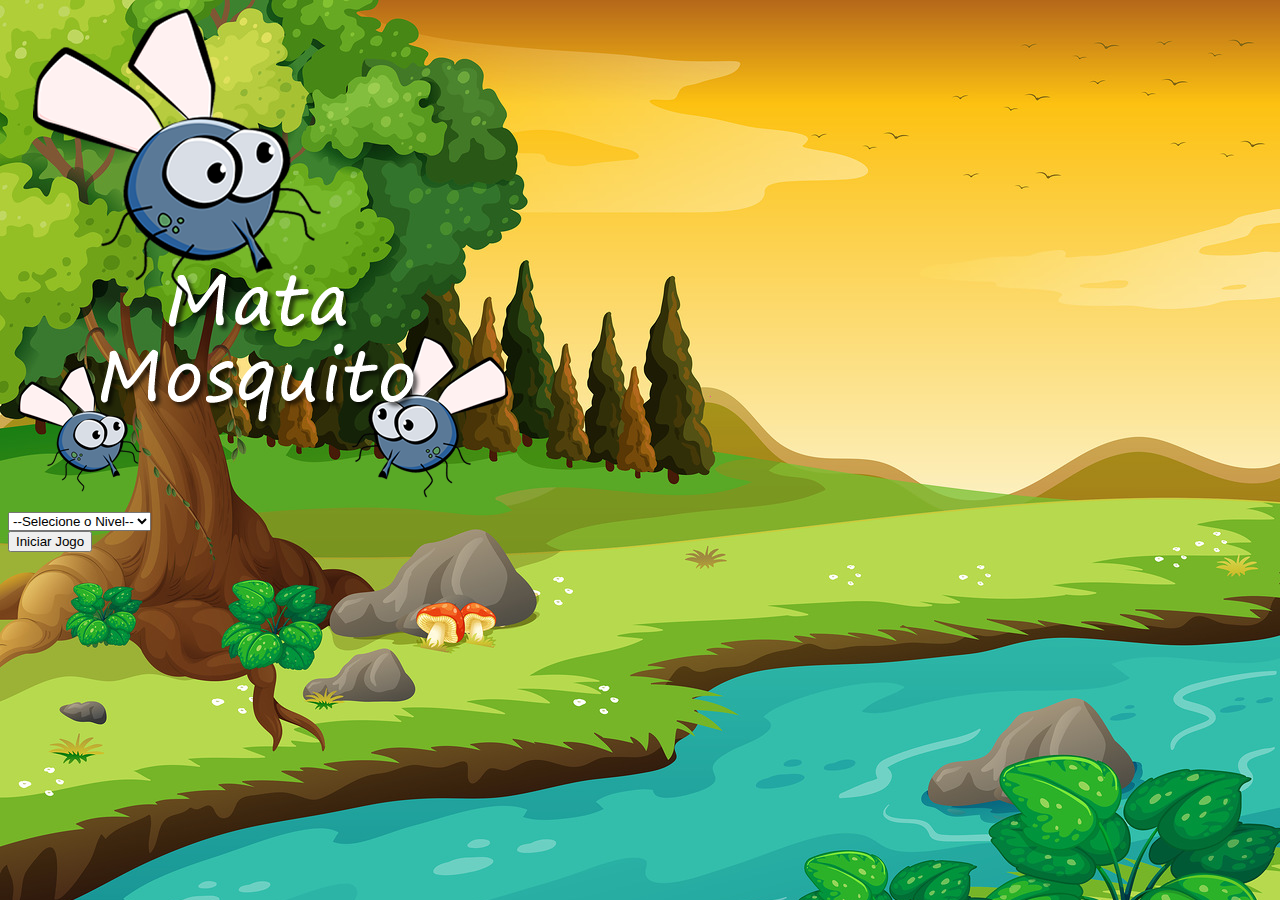
<file: index.html>
<!DOCTYPE html>
<html>
<head>
	<meta charset="utf-8">
	<meta name="viewport" content="width=device-width, initial-scale=1">
	<title>App - Mata Mosquito</title>

	<link href="https://cdn.jsdelivr.net/npm/bootstrap@5.3.0/dist/css/bootstrap.min.css" rel="stylesheet" integrity="sha384-9ndCyUaIbzAi2FUVXJi0CjmCapSmO7SnpJef0486qhLnuZ2cdeRhO02iuK6FUUVM" crossorigin="anonymous">
	<link rel="stylesheet" type="text/css" href="css/style.css">

	<script type="text/javascript" src="js/script.js"></script>
</head>
<body>

	<div class="container">
		<div class="row">
			<div class="col">
				<div class="d-flex justify-content-center">
					<img src="imagens/game.png">
				</div>
			</div>
		</div>

		<div class="row">
			<div class="col">
				<div class="d-flex justify-content-center">
					<div class="mb-2">
					<select class="form-control" id="nivel">
						<option value="">--Selecione o Nivel--</option>
						<option value="normal">Normal</option>
						<option value="dificil">Dificil</option>
						<option value="chuck_norris">Chuck Norris</option>
					</select>
					</div>
				</div>
			</div>
		</div>

		<div class="row">
			<div class="col">
				<div class="d-flex justify-content-center">
					<button type="button" class="btn btn-danger btn-lg" onclick="iniciarJogo()">Iniciar Jogo</button>
				</div>
			</div>
		</div>
	</div>

</body>
</html>
</file>
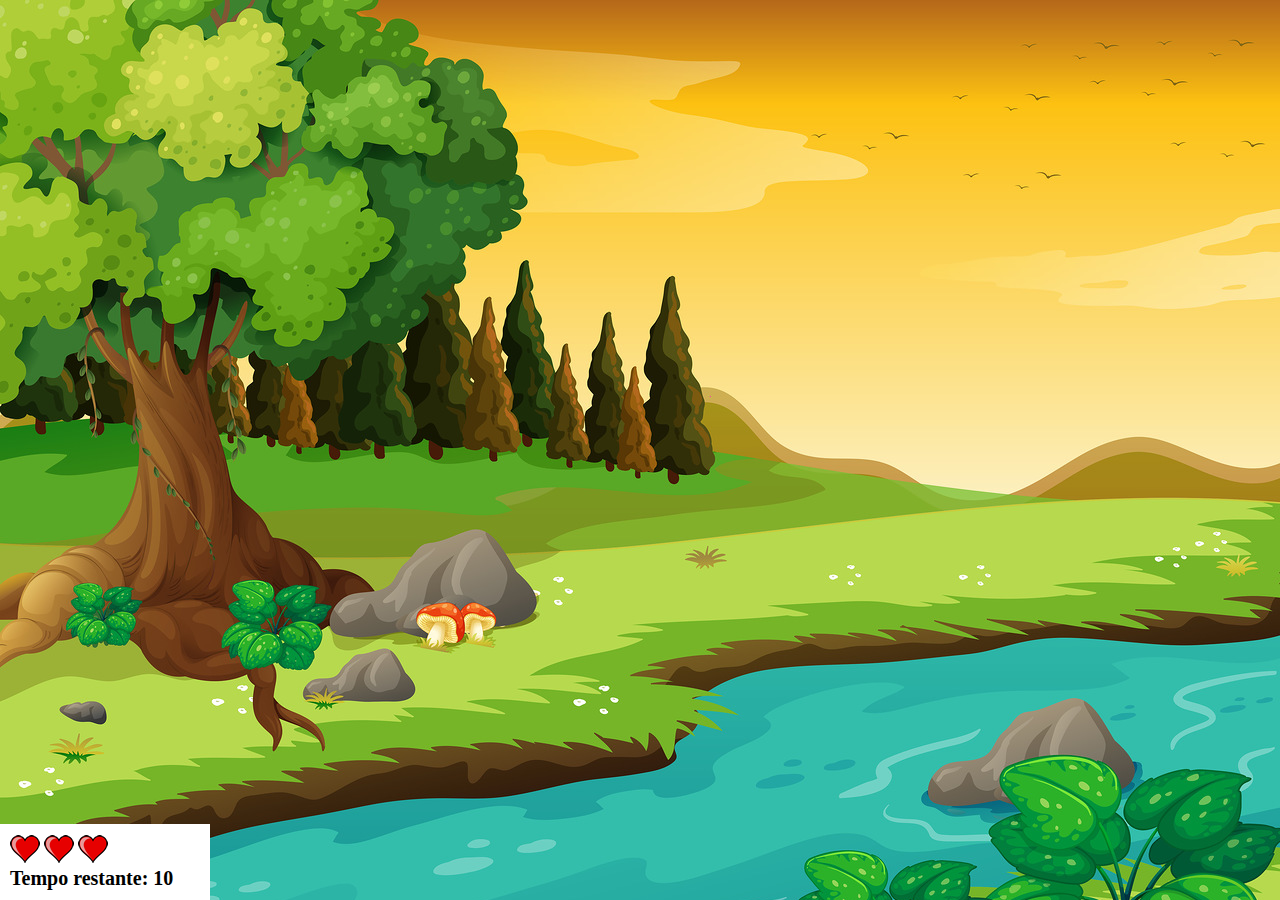
<file: app.html>
<!DOCTYPE html>
<html>
<head>
	<meta charset="utf-8">
	<meta name="viewport" content="width=device-width, initial-scale=1">
	<title>App - Mata Mosquito</title>
	<link rel="stylesheet" type="text/css" href="css/style.css">

	<script type="text/javascript" src="js/script.js"></script>
</head>
<body onresize="ajustaTamanhojogo()">

	<div class="painel">
		<div class="vidas">
			<img src="imagens/coracao_cheio.png" id="vida1">
			<img src="imagens/coracao_cheio.png" id="vida2">
			<img src="imagens/coracao_cheio.png" id="vida3">
			
		</div>

		<div class="cronometro">
			Tempo restante: <span id="time"></span>
		</div>
		

	</div>

	<script type="text/javascript">

		document.getElementById("time").innerHTML = tempo_passado

		var cria_mosquito = setInterval(function(){
			posicaoRandom()
		},criaMosquitotempo)
	</script>

</body>
</html>
</file>
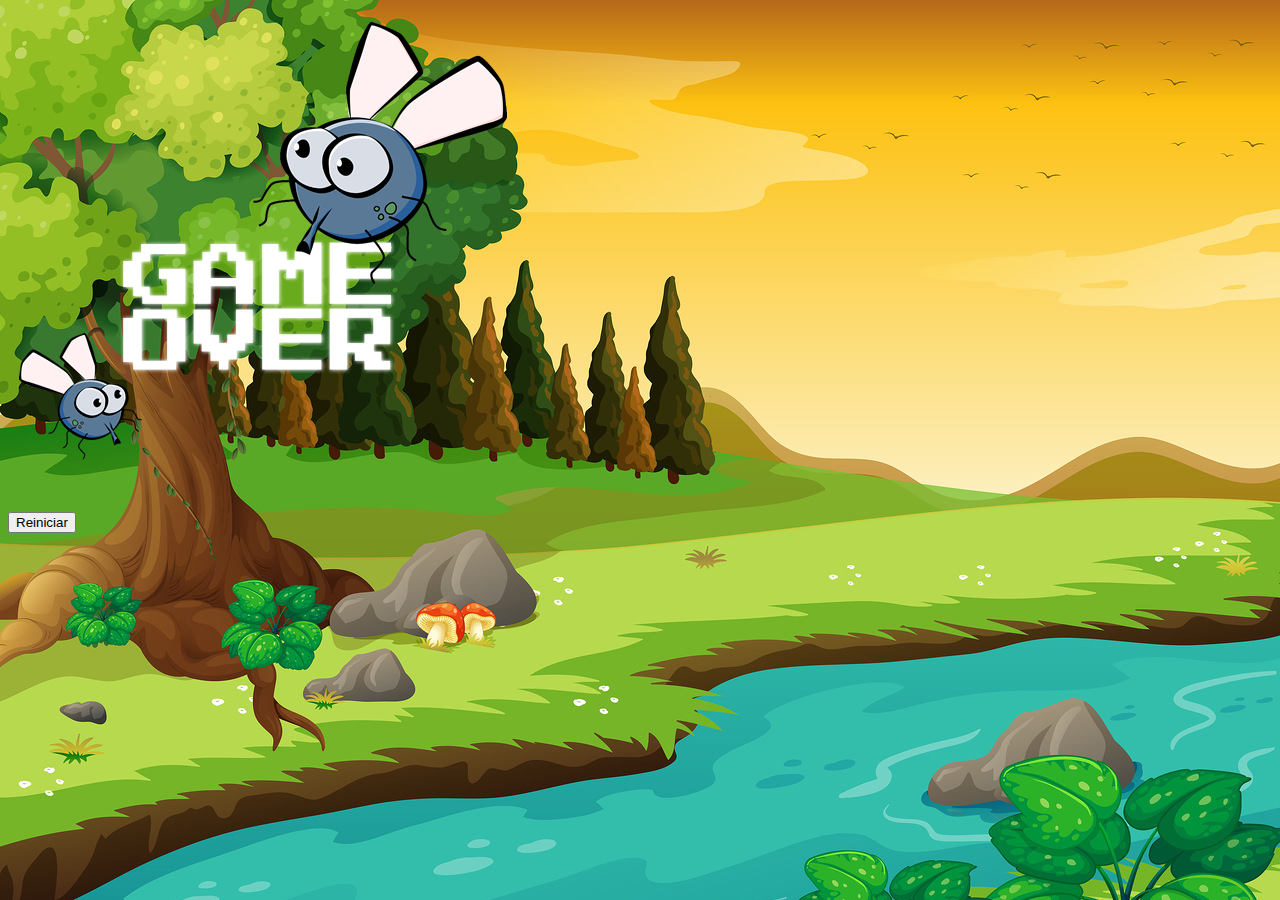
<file: fim_de_jogo.html>
<!DOCTYPE html>
<html>
<head>
	<meta charset="utf-8">
	<meta name="viewport" content="width=device-width, initial-scale=1">
	<title>App - Mata Mosquito</title>

	<link href="https://cdn.jsdelivr.net/npm/bootstrap@5.3.0/dist/css/bootstrap.min.css" rel="stylesheet" integrity="sha384-9ndCyUaIbzAi2FUVXJi0CjmCapSmO7SnpJef0486qhLnuZ2cdeRhO02iuK6FUUVM" crossorigin="anonymous">
	<link rel="stylesheet" type="text/css" href="css/style.css">

	<script type="text/javascript" src="js/script.js"></script>
</head>
<body>

	<div class="container">
		<div class="row">
			<div class="col">
				<div class="d-flex justify-content-center">
					<img src="imagens/game_over.png">
				</div>
			</div>
		</div>

		<div class="row">
			<div class="col">
				<div class="d-flex justify-content-center">
					<button type="button" class="btn btn-dark btn-lg" onclick="window.location.href = 'index.html' ">Reiniciar</button>
				</div>
			</div>
		</div>
	</div>

</body>
</html>
</file>
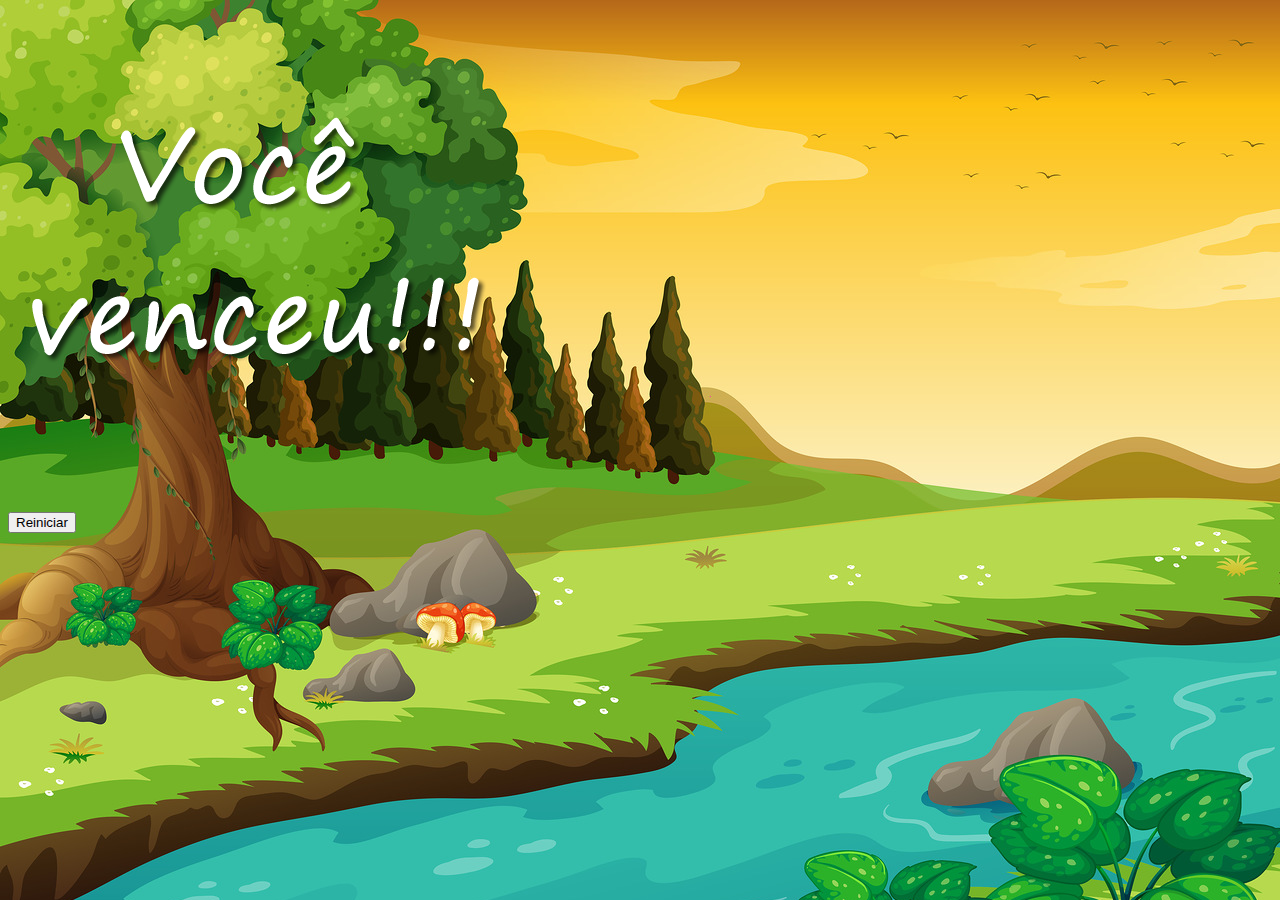
<file: vitoria.html>
<!DOCTYPE html>
<html>
<head>
	<meta charset="utf-8">
	<meta name="viewport" content="width=device-width, initial-scale=1">
	<title>App - Mata Mosquito</title>

	<link href="https://cdn.jsdelivr.net/npm/bootstrap@5.3.0/dist/css/bootstrap.min.css" rel="stylesheet" integrity="sha384-9ndCyUaIbzAi2FUVXJi0CjmCapSmO7SnpJef0486qhLnuZ2cdeRhO02iuK6FUUVM" crossorigin="anonymous">
	<link rel="stylesheet" type="text/css" href="css/style.css">

	<script type="text/javascript" src="js/script.js"></script>
</head>
<body>

	<div class="container">
		<div class="row">
			<div class="col">
				<div class="d-flex justify-content-center">
					<img src="imagens/vitoria.png">
				</div>
			</div>
		</div>

		<div class="row">
			<div class="col">
				<div class="d-flex justify-content-center">
					<button type="button" class="btn btn-dark btn-lg" onclick="window.location.href = 'index.html' ">Reiniciar</button>
				</div>
			</div>
		</div>
	</div>

</body>
</html>
</file>
<file: css/style.css>
html{
    cursor: url(../imagens/mata_mosquito.png) 30 30, auto;
}

body {
	background-image: url(../imagens/bg.jpg);
	background-repeat: no-repeat;
	background-size: 100%;
}

.mosquito1{
	height:50px;
	width:50px;
}

.mosquito2{
	height:70px;
	width:70px;
}

.mosquito3{
	height:90px;
	width:90px;
}

.ladoA{
	transform: scaleX(1);
}

.ladoB{
	transform: scaleX(-1);
}

.painel{
	position: absolute;
	width: 190px;
	padding: 10px;
	bottom: 0px;
	left: 0px;
	border-top: 1px solid #fff;
	background-color: #fff;
	opacity: 0,7;
}

.vidas{
	float: left;
}

.cronometro{
	float: left;
	font-size: 20px;
	font-weight: bold;
}
</file>
